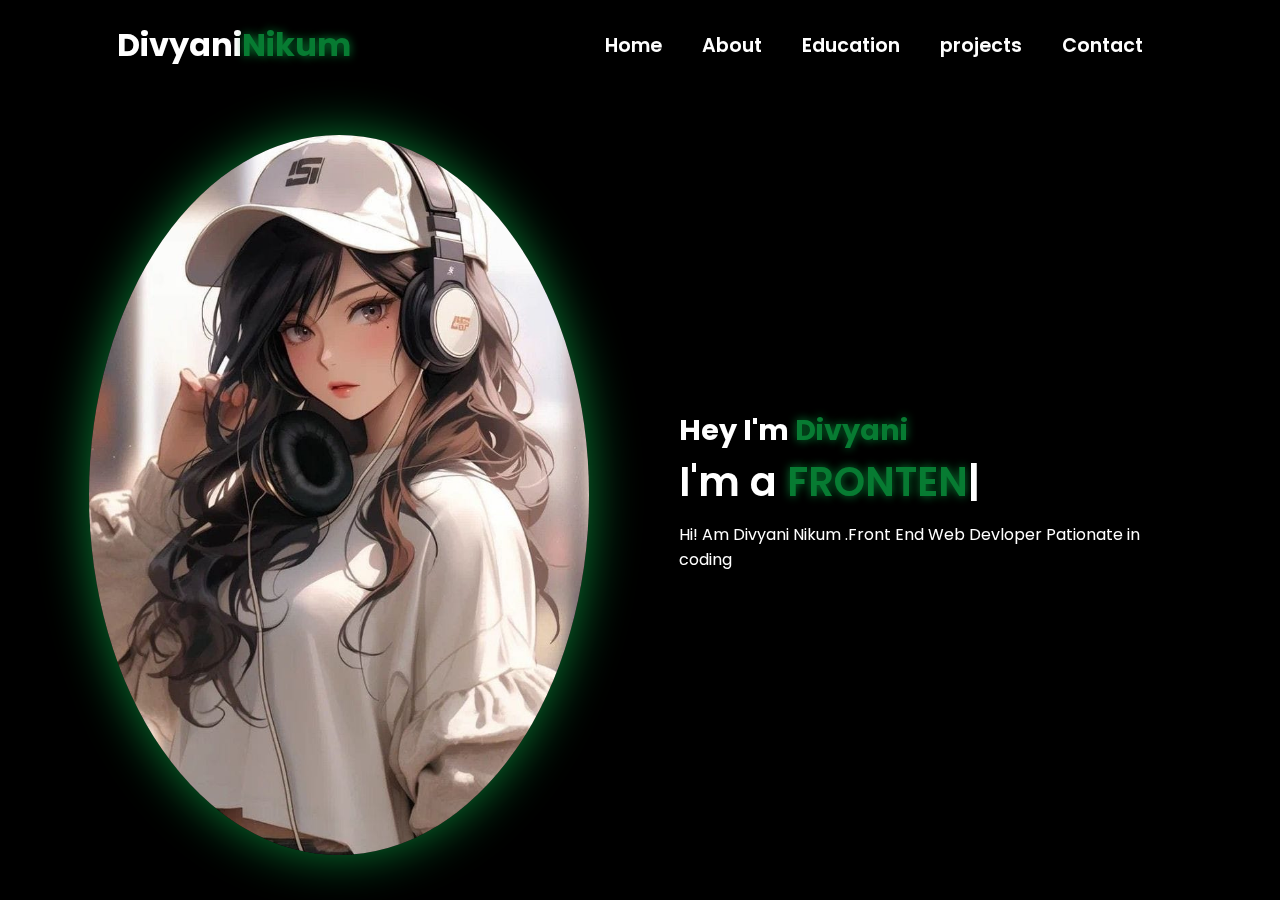
<file: index.html>
<!DOCTYPE html>
<html lang="en">
<head>
    <meta charset="UTF-8">
    <meta name="viewport" content="width=device-width, initial-scale=1.0">
    <link rel="stylesheet" href="https://cdnjs.cloudflare.com/ajax/libs/font-awesome/6.5.1/css/all.min.css">
    <link rel="stylesheet" href="https://unpkg.com/aos@next/dist/aos.css" />
    <link rel="stylesheet" href="st.css">
    <title>potfolio</title>
</head>
<body>
    <nav>
        <div class="nav-container">
            <div class="logo" data-aos="zoom-in" data-aos-duration="1500">
                Divyani<span>Nikum</span>
            </div>
            <div class="links">
                <div class="link" data-aos="fade-up" data-aos-duration="1500" data-aos-delay="100"><a href="index.html">Home</a></div>
                <div class="link" data-aos="fade-up" data-aos-duration="1500" data-aos-delay="200"><a href="Ab.html">About</a></div>
                <div class="link" data-aos="fade-up" data-aos-duration="1500" data-aos-delay="300"><a href="Education.html">Education</a></div>
                <div class="link" data-aos="fade-up" data-aos-duration="1500" data-aos-delay="400"><a href="projects.html">projects</a></div>
                <div class="link" data-aos="fade-up" data-aos-duration="1500" data-aos-delay="500"><a href="contect.html">Contact</a></div>
        </div>
        <i class="fa-solid fa-bars hamburg" onclick="hamburg()"></i>
    </div>
        <div class="dropdown">
            <div class="links">
                <a href="index.html">Home</a>
                <a href="Ab.html">About</a>
                <a href="Education.html">Education</a>
                <a href="projects.html">projects</a>
                <a href="contect.html">Contact</a>
                <i class="fa-solid fa-xmark cancel" onclick="cancel()"></i>
            </div>
        </div>
    </nav>
    <section>
        <div class="main-container">
            <div class="image" data-aos="zoom-out" data-aos-duration="3000">
                <img src="di.jpg" alt="">
            </div>
            <div class="content">
                <h1 data-aos="fade-left" data-aos-duration="1500" data-aos-delay="700">Hey I'm <span>Divyani</span></h1>
                <div class="typewriter" data-aos="fade-right" data-aos-duration="1500" data-aos-delay="900">I'm a <span class="typewriter-text"></span><label for="">|</label></div>
                <p data-aos="flip-down" data-aos-duration="1500" data-aos-delay="1100">Hi! Am Divyani Nikum .Front End Web Devloper Pationate in coding</p>
 
                
                    
              
            </div>
        </div>
    </section>
    <script src="https://unpkg.com/aos@next/dist/aos.js"></script>
    <script>
      AOS.init({offset:0});
    </script>
    <script src="ja.js"></script>
</body>
</html>
</file>
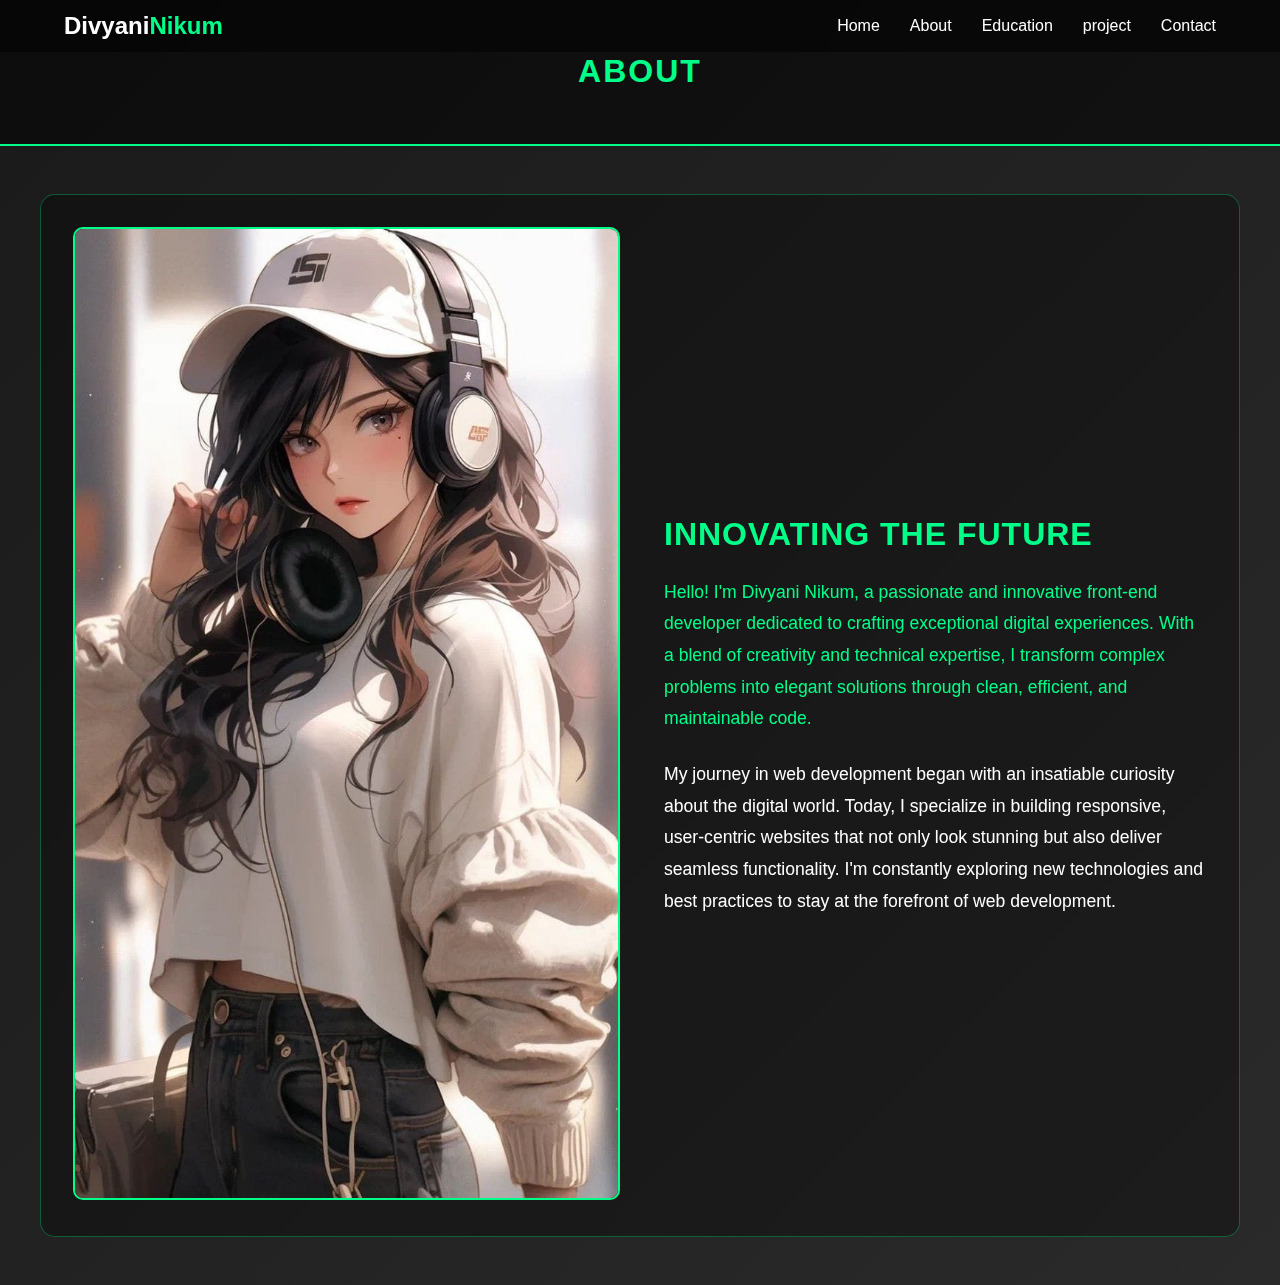
<file: Ab.html>
<!DOCTYPE html>
<html lang="en">
<head>
    <meta charset="UTF-8">
    <meta name="viewport" content="width=device-width, initial-scale=1.0">
    <title>About Us </title>
    <style>
        body {
            margin: 0;
            padding: 0;
            font-family: 'Poppins', sans-serif;
            background: linear-gradient(135deg, #1a1a1a, #2a2a2a);
            color: #fff;
        }

        .header {
            background-color: rgba(0, 0, 0, 0.5);
            padding: 2rem 0;
            text-align: center;
            border-bottom: 2px solid #00ff88;
        }


        
        .header h1 {
            color: #00ff88;
            text-transform: uppercase;
            letter-spacing: 2px;
        }

        .container {
            max-width: 1200px;
            margin: 0 auto;
            padding: 3rem 2rem;
        }

        .about-content {
            display: flex;
            align-items: center;
            gap: 3rem;
            background-color: rgba(0, 0, 0, 0.3);
            padding: 2rem;
            border-radius: 15px;
            border: 1px solid rgba(0, 255, 136, 0.3);
            backdrop-filter: blur(10px);
        }

        .about-image {
            flex: 1;
        }

        .about-image img {
            width: 100%;
            border-radius: 10px;
            border: 2px solid #00ff88;
            transition: transform 0.3s ease;
        }

        .about-image img:hover {
            transform: scale(1.02);
        }

        .about-text {
            flex: 1;
        }

        .about-text h2 {
            color: #00ff88;
            margin-bottom: 1.5rem;
            font-size: 2rem;
            text-transform: uppercase;
            letter-spacing: 1px;
        }

        .about-text p {
            color: #fff;
            line-height: 1.8;
            margin-bottom: 1.5rem;
            font-size: 1.1rem;
        }

        .about-text i {
            color: #00ff88;
            font-style: normal;
        }

        @media (max-width: 768px) {
            .about-content {
                flex-direction: column;
            }
            
            .about-image, .about-text {
                flex: none;
                width: 100%;
            }

            .about-text h2 {
                font-size: 1.5rem;
            }

            .about-text p {
                font-size: 1rem;
            }
        }
        nav {
            width: 100%;
            position: fixed;
            top: 0;
            z-index: 999;
            background-color: rgba(0, 0, 0, 0.5);
            backdrop-filter: blur(10px);
        }

        .nav-container {
            width: 90%;
            margin: auto;
            display: flex;
            justify-content: space-between;
            align-items: center;
            padding: 12px;
        }

        .logo {
            font-size: 1.5rem;
            font-weight: bold;
            color: #fff;
        }

        .logo span {
            color: #00ff88;
        }

        .links {
            display: flex;
            gap: 30px;
        }

        .link a {
            text-decoration: none;
            color: #fff;
            font-weight: 500;
            transition: 0.3s;
        }

        .link a:hover {
            color: #00ff88;
        }

        .hamburg {
            display: none;
            color: #fff;
            font-size: 1.5rem;
            cursor: pointer;
        }

        .dropdown {
            position: fixed;
            top: 0;
            right: -100%;
            width: 100%;
            height: 100vh;
            background-color: rgba(0, 0, 0, 0.9);
            backdrop-filter: blur(10px);
            display: flex;
            justify-content: center;
            align-items: center;
            transition: 0.5s;
        }

        .dropdown .links {
            flex-direction: column;
            align-items: center;
            position: relative;
        }

        .dropdown .links a {
            font-size: 1.5rem;
        }

        .cancel {
            position: absolute;
            top: -100px;
            color: #fff;
            font-size: 1.5rem;
            cursor: pointer;
        }

        @media (max-width: 768px) {
            .nav-container .links {
                display: none;
            }
            .hamburg {
                display: block;
            }
        }
    
    </style>
   
</head>
<body>


    <nav>
        <div class="nav-container">
            <div class="logo" data-aos="zoom-in" data-aos-duration="1500">
                Divyani<span>Nikum</span>
            </div>
            <div class="links">
                <div class="link" data-aos="fade-up" data-aos-duration="1500" data-aos-delay="100"><a href="index.html">Home</a></div>
                <div class="link" data-aos="fade-up" data-aos-duration="1500" data-aos-delay="200"><a href="Ab.html">About</a></div>
                <div class="link" data-aos="fade-up" data-aos-duration="1500" data-aos-delay="300"><a href="Education.html">Education</a></div>
                <div class="link" data-aos="fade-up" data-aos-duration="1500" data-aos-delay="400"><a href="projects.html">project</a></div>
                <div class="link" data-aos="fade-up" data-aos-duration="1500" data-aos-delay="500"><a href="contect.html">Contact</a></div>
            </div>
         
       
    </nav>


    <div class="header">
        <h1>About </h1>
    </div>
    
    <div class="container">
        <div class="about-content">
            <div class="about-image">
                <img src="di.jpg" alt="TechVision Team">
            </div>
            <div class="about-text">
                <h2>Innovating the Future</h2>
                <p><i>
                    Hello! I'm <i>Divyani Nikum</i>, a passionate and innovative front-end developer dedicated to crafting exceptional digital experiences. With a blend of creativity and technical expertise, I transform complex problems into elegant solutions through clean, efficient, and maintainable code.
                </i> </p>
                <p>
                    My journey in web development began with an insatiable curiosity about the digital world. Today, I specialize in building responsive, user-centric websites that not only look stunning but also deliver seamless functionality. I'm constantly exploring new technologies and best practices to stay at the forefront of web development.
                </p>
            </div>
        </div>
    </div>
</body>
</html>
</file>
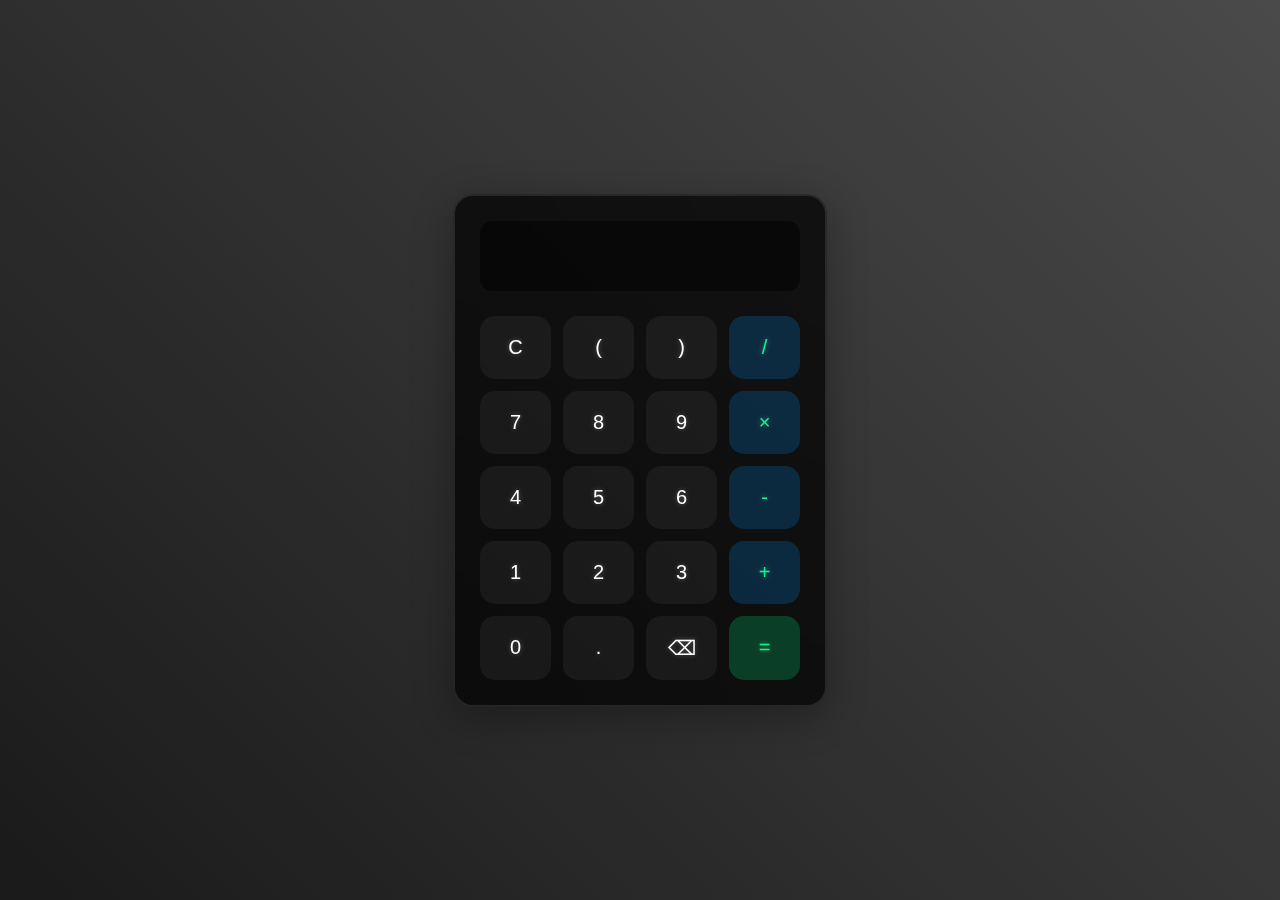
<file: cal.html>
<!DOCTYPE html>
<html lang="en">
<head>
    <meta charset="UTF-8">
    <meta name="viewport" content="width=device-width, initial-scale=1.0">
    <title>Calculadora </title>
    <style>
        body {
            display: flex;
            justify-content: center;
            align-items: center;
            min-height: 100vh;
            margin: 0;
            background: linear-gradient(45deg, #1a1a1a, #4a4a4a);
            font-family: 'Segoe UI', Tahoma, Geneva, Verdana, sans-serif;
        }

        .calculator {
            background: rgba(0, 0, 0, 0.7);
            backdrop-filter: blur(15px);
            border-radius: 20px;
            padding: 25px;
            box-shadow: 0 10px 40px rgba(0, 0, 0, 0.3);
            border: 2px solid rgba(255, 255, 255, 0.1);
            width: 320px;
        }

        .display {
            width: 100%;
            height: 70px;
            margin-bottom: 25px;
            border: none;
            background: rgba(0, 0, 0, 0.5);
            border-radius: 12px;
            color: #00ff88;
            font-size: 28px;
            text-align: right;
            padding: 15px;
            box-sizing: border-box;
            font-family: 'Courier New', monospace;
            text-shadow: 0 0 5px rgba(0, 255, 136, 0.5);
        }

        .buttons {
            display: grid;
            grid-template-columns: repeat(4, 1fr);
            gap: 12px;
        }

        button {
            padding: 20px;
            font-size: 20px;
            border: none;
            border-radius: 15px;
            background: rgba(255, 255, 255, 0.05);
            color: #ffffff;
            cursor: pointer;
            transition: all 0.3s ease;
            text-shadow: 0 0 5px rgba(255, 255, 255, 0.3);
        }

        button:hover {
            background: rgba(255, 255, 255, 0.15);
            transform: translateY(-2px);
            box-shadow: 0 5px 15px rgba(0, 0, 0, 0.3);
        }

        button:active {
            transform: translateY(1px);
        }

        .operator {
            background: rgba(0, 150, 255, 0.2);
            color: #00ff88;
        }

        .equals {
            background: rgba(0, 255, 136, 0.2);
            color: #00ff88;
        }

        button.operator:hover {
            background: rgba(0, 150, 255, 0.3);
        }

        button.equals:hover {
            background: rgba(0, 255, 136, 0.3);
        }
    </style>
</head>
<body>
    <div class="calculator">
        <input type="text" class="display" readonly>
        <div class="buttons">
            <button onclick="clearDisplay()">C</button>
            <button onclick="appendToDisplay('(')">(</button>
            <button onclick="appendToDisplay(')')">)</button>
            <button class="operator" onclick="appendToDisplay('/')">/</button>
            <button onclick="appendToDisplay('7')">7</button>
            <button onclick="appendToDisplay('8')">8</button>
            <button onclick="appendToDisplay('9')">9</button>
            <button class="operator" onclick="appendToDisplay('*')">×</button>
            <button onclick="appendToDisplay('4')">4</button>
            <button onclick="appendToDisplay('5')">5</button>
            <button onclick="appendToDisplay('6')">6</button>
            <button class="operator" onclick="appendToDisplay('-')">-</button>
            <button onclick="appendToDisplay('1')">1</button>
            <button onclick="appendToDisplay('2')">2</button>
            <button onclick="appendToDisplay('3')">3</button>
            <button class="operator" onclick="appendToDisplay('+')">+</button>
            <button onclick="appendToDisplay('0')">0</button>
            <button onclick="appendToDisplay('.')">.</button>
            <button onclick="deleteLastChar()">⌫</button>
            <button class="equals" onclick="calculate()">=</button>
        </div>
    </div>

    <script>
        const display = document.querySelector('.display');

        function appendToDisplay(value) {
            display.value += value;
        }

        function clearDisplay() {
            display.value = '';
        }

        function deleteLastChar() {
            display.value = display.value.slice(0, -1);
        }

        function calculate() {
            try {
                display.value = eval(display.value);
            } catch (error) {
                display.value = 'Error';
            }
        }
    </script>
</body>
</html>
</file>
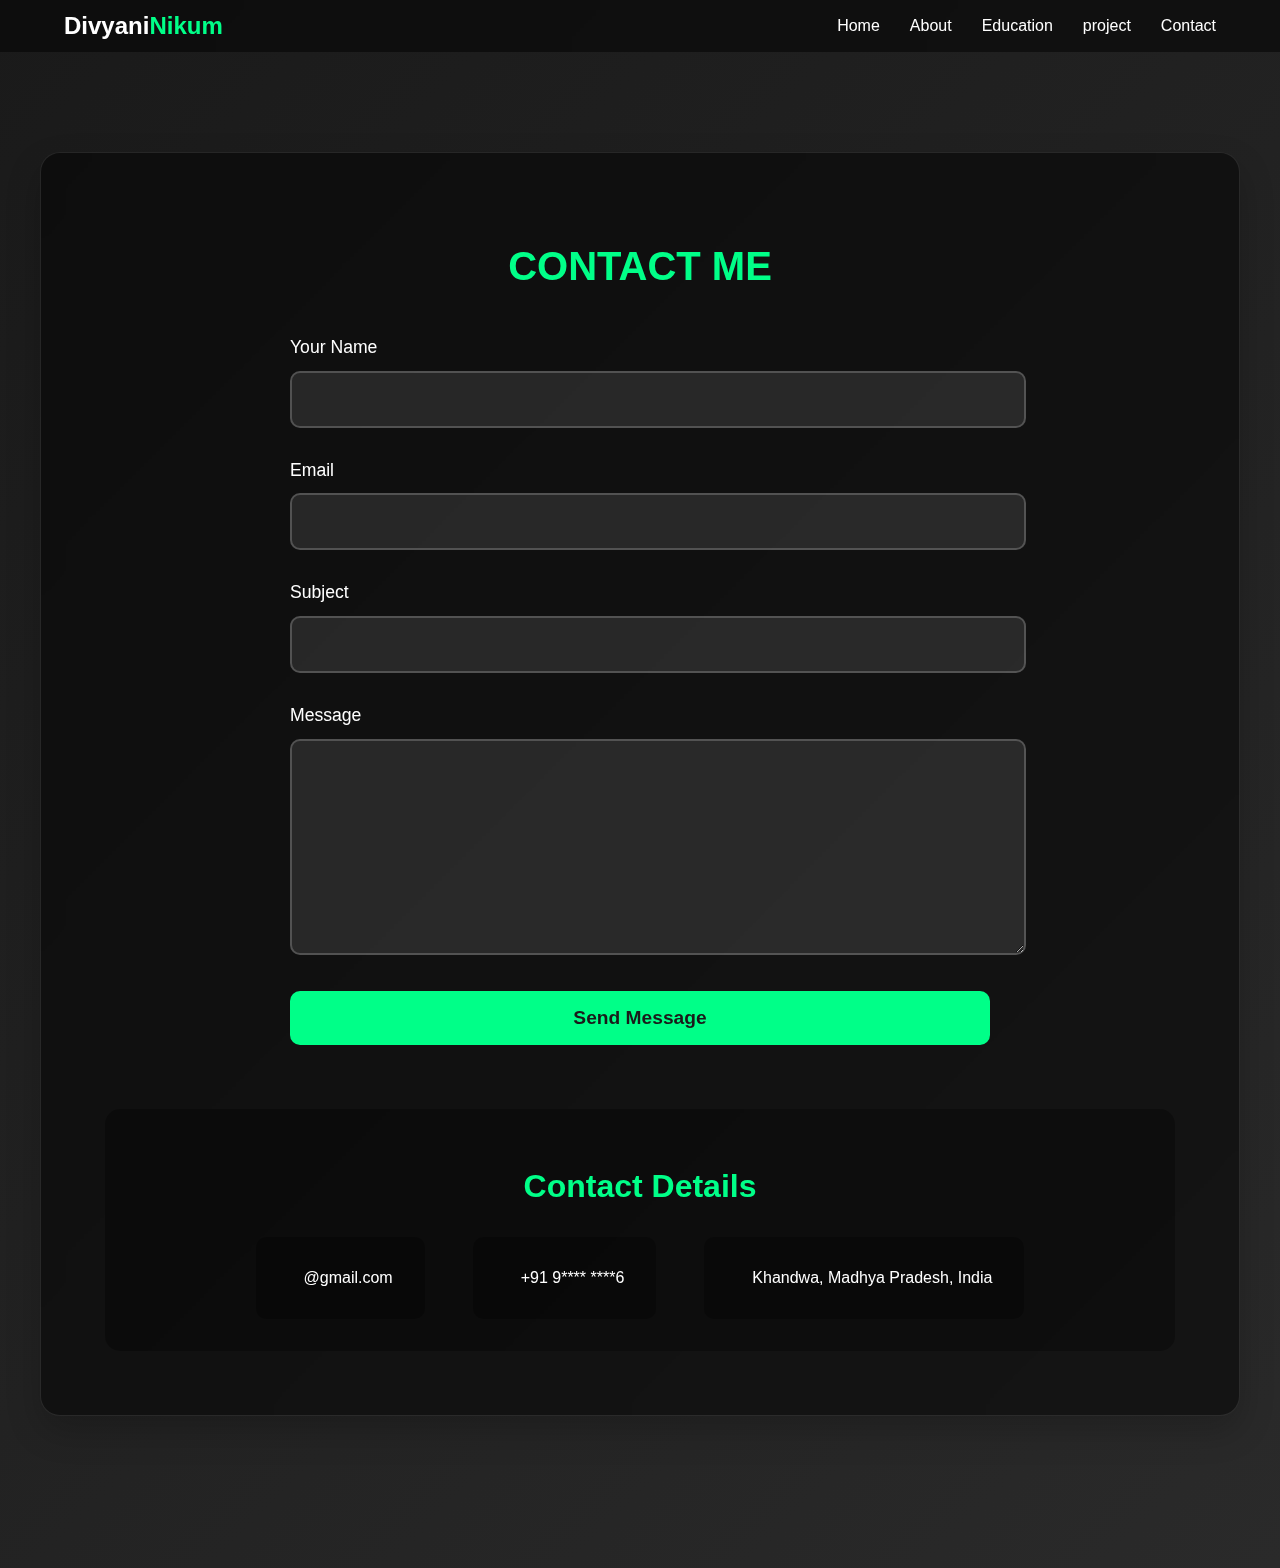
<file: contect.html>
<!DOCTYPE html>
<html lang="en">
<head>
    <meta charset="UTF-8">
    <meta name="viewport" content="width=device-width, initial-scale=1.0">
    <title>Contact | CONTECT</title>
<style>
    body {
        margin: 0;
        padding: 0;
        font-family: 'Poppins', sans-serif;
        background: linear-gradient(135deg, #1a1a1a, #2a2a2a);
        color: #fff;
        min-height: 100vh;
    }

    nav {
        width: 100%;
        position: fixed;
        top: 0;
        z-index: 999;
        background-color: rgba(0, 0, 0, 0.5);
        backdrop-filter: blur(10px);
    }

    .nav-container {
        width: 90%;
        margin: auto;
        display: flex;
        justify-content: space-between;
        align-items: center;
        padding: 12px;
    }

    .logo {
        font-size: 1.5rem;
        font-weight: bold;
        color: #fff;
    }

    .logo span {
        color: #00ff88;
    }

    .links {
        display: flex;
        gap: 30px;
    }

    .link a {
        text-decoration: none;
        color: #fff;
        font-weight: 500;
        transition: 0.3s;
    }

    .link a:hover {
        color: #00ff88;
    }

    .container {
        max-width: 1200px;
        margin: 120px auto;
        padding: 2rem;
    }

    .contact-section {
        background: rgba(0, 0, 0, 0.5);
        border-radius: 20px;
        padding: 4rem;
        backdrop-filter: blur(10px);
        box-shadow: 0 15px 35px rgba(0,0,0,0.2);
        border: 1px solid rgba(255,255,255,0.1);
    }

    h1 {
        color: #00ff88;
        text-align: center;
        font-size: 2.5rem;
        margin-bottom: 3rem;
        text-transform: uppercase;
    }

    .contact-form {
        max-width: 700px;
        margin: 0 auto;
    }

    .form-group {
        margin-bottom: 2rem;
    }

    label {
        display: block;
        margin-bottom: 0.8rem;
        color: #fff;
        font-size: 1.1rem;
        font-weight: 500;
    }

    input, textarea {
        width: 100%;
        padding: 1rem;
        border: 2px solid rgba(255,255,255,0.2);
        border-radius: 10px;
        background: rgba(255, 255, 255, 0.1);
        color: #fff;
        font-size: 1.1rem;
        transition: 0.3s;
    }

    input:focus, textarea:focus {
        border-color: #00ff88;
        outline: none;
        box-shadow: 0 0 15px rgba(0,255,136,0.3);
    }

    textarea {
        height: 180px;
        resize: vertical;
    }

    button {
        display: block;
        width: 100%;
        padding: 1rem;
        background: #00ff88;
        color: #1a1a1a;
        border: none;
        border-radius: 10px;
        font-size: 1.2rem;
        font-weight: bold;
        cursor: pointer;
        transition: 0.3s;
    }

    button:hover {
        background: #fff;
        transform: scale(1.05);
    }

    .contact-info {
        margin-top: 4rem;
        text-align: center;
        padding: 2rem;
        background: rgba(0,0,0,0.3);
        border-radius: 15px;
    }

    .contact-info h2 {
        color: #00ff88;
        margin-bottom: 2rem;
        font-size: 2rem;
    }

    .contact-details {
        display: flex;
        justify-content: center;
        gap: 3rem;
        flex-wrap: wrap;
    }

    .contact-item {
        display: flex;
        align-items: center;
        gap: 1rem;
        padding: 1rem 2rem;
        background: rgba(0,0,0,0.3);
        border-radius: 10px;
        transition: 0.3s;
    }

    .contact-item:hover {
        transform: translateY(-5px);
        background: rgba(0,255,136,0.1);
    }

    .contact-item i {
        color: #00ff88;
        font-size: 1.5rem;
    }

    @media (max-width: 768px) {
        .contact-section {
            padding: 2rem;
        }

        .contact-details {
            flex-direction: column;
            align-items: center;
        }

        h1 {
            font-size: 2rem;
        }

        .container {
            padding: 1rem;
        }
    }
</style>
</head>
<body>
    <header>
        <nav>
            <div class="nav-container">
                <div class="logo" data-aos="zoom-in" data-aos-duration="1500">
                    Divyani<span>Nikum</span>
                </div>
                <div class="links">
                    <div class="link" data-aos="fade-up" data-aos-duration="1500" data-aos-delay="100"><a href="index.html">Home</a></div>
                    <div class="link" data-aos="fade-up" data-aos-duration="1500" data-aos-delay="200"><a href="Ab.html">About</a></div>
                    <div class="link" data-aos="fade-up" data-aos-duration="1500" data-aos-delay="300"><a href="Education.html">Education</a></div>
                    <div class="link" data-aos="fade-up" data-aos-duration="1500" data-aos-delay="400"><a href="projects.html">project</a></div>
                    <div class="link" data-aos="fade-up" data-aos-duration="1500" data-aos-delay="500"><a href="contect.html">Contact</a></div>
                </div>
             
           
        </nav>
    </header>
    <div class="container">
        <div class="contact-section">
            <h1>Contact Me</h1>
            <form class="contact-form">
                <div class="form-group">
                    <label>Your Name</label>
                    <input type="text" required>
                </div>
                <div class="form-group">
                    <label>Email</label>
                    <input type="email" required>
                </div>
                <div class="form-group">
                    <label>Subject</label>
                    <input type="text" required>
                </div>
                <div class="form-group">
                    <label>Message</label>
                    <textarea required></textarea>
                </div>
                <button type="submit">Send Message</button>
            </form>

            <div class="contact-info">
                <h2>Contact Details</h2>
                <div class="contact-details">
                    <div class="contact-item">
                        <i class="fas fa-envelope"></i>
                        <p>@gmail.com</p>
                    </div>
                    <div class="contact-item">
                        <i class="fas fa-phone"></i>
                        <p>+91 9**** ****6</p>
                    </div>
                    <div class="contact-item">
                        <i class="fas fa-map-marker-alt"></i>
                        <p>Khandwa, Madhya Pradesh, India</p>
                    </div>
                </div>
            </div>
        </div>
    </div>
</body>
</html>
</file>
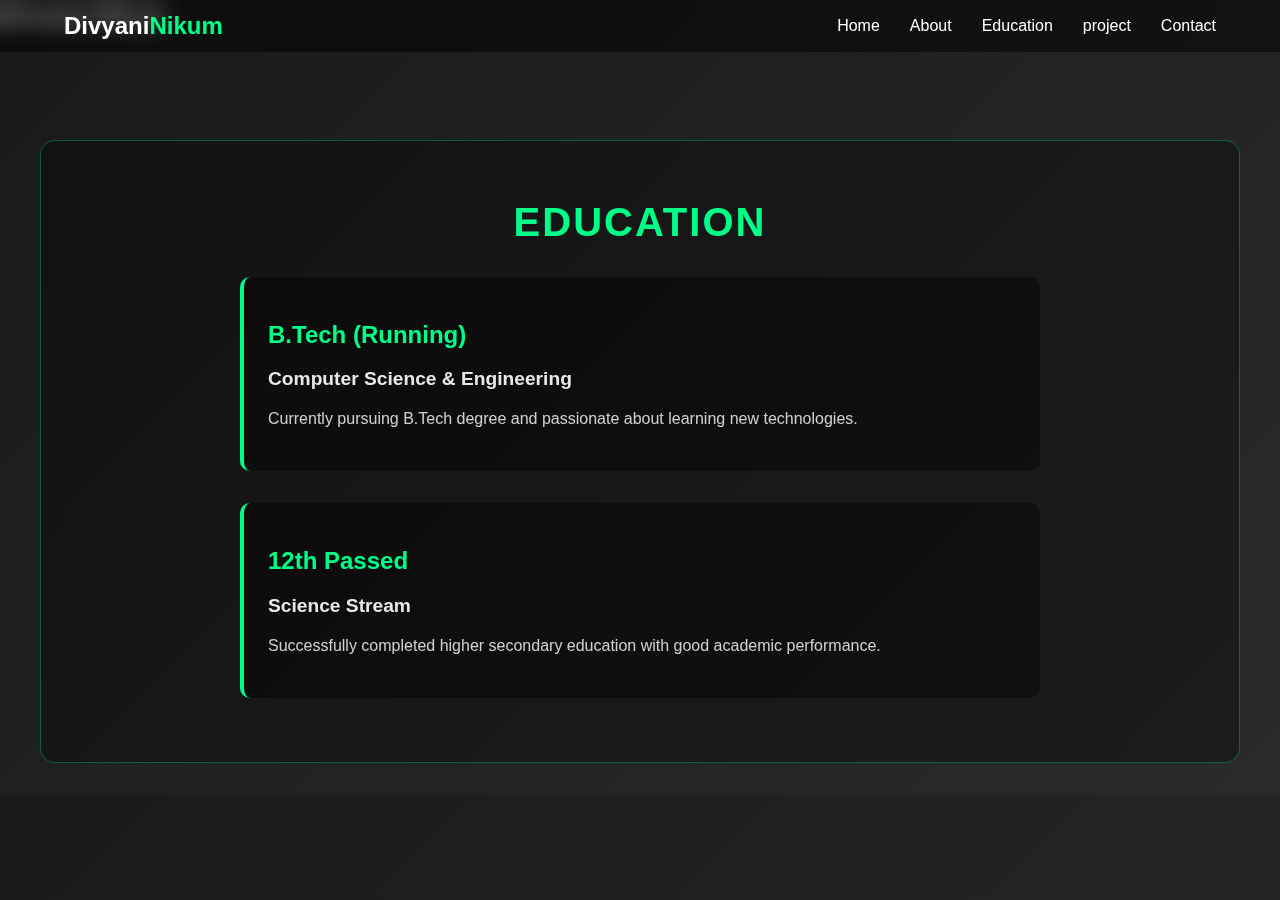
<file: Education.html>
<!DOCTYPE html>
<html lang="en">
<head>
    <meta charset="UTF-8">
    <meta name="viewport" content="width=device-width, initial-scale=1.0">
    <title>Education | </title>
<style>
    body {
        margin: 0;
        padding: 0;
        font-family: 'Poppins', sans-serif;
        background: linear-gradient(135deg, #1a1a1a, #2a2a2a);
        color: #fff;
    }

    nav {
        width: 100%;
        position: fixed;
        top: 0;
        z-index: 999;
        background-color: rgba(0, 0, 0, 0.5);
        backdrop-filter: blur(10px);
    }

    .nav-container {
        width: 90%;
        margin: auto;
        display: flex;
        justify-content: space-between;
        align-items: center;
        padding: 12px;
    }

    .logo {
        font-size: 1.5rem;
        font-weight: bold;
        color: #fff;
    }

    .logo span {
        color: #00ff88;
    }

    .links {
        display: flex;
        gap: 30px;
    }

    .link a {
        text-decoration: none;
        color: #fff;
        font-weight: 500;
        transition: 0.3s;
    }

    .link a:hover {
        color: #00ff88;
    }

    .container {
        max-width: 1200px;
        margin: 80px auto 0;
        padding: 2rem;
    }

    .education-section {
        background-color: rgba(0, 0, 0, 0.3);
        padding: 2rem;
        border-radius: 15px;
        border: 1px solid rgba(0, 255, 136, 0.3);
        backdrop-filter: blur(10px);
    }

    .education-section h1 {
        color: #00ff88;
        text-align: center;
        font-size: 2.5rem;
        margin-bottom: 2rem;
        text-transform: uppercase;
        letter-spacing: 2px;
    }

    .education-timeline {
        position: relative;
        max-width: 800px;
        margin: 0 auto;
    }

    .timeline-item {
        background: rgba(0, 0, 0, 0.4);
        padding: 1.5rem;
        border-radius: 10px;
        margin-bottom: 2rem;
        border-left: 4px solid #00ff88;
        transition: transform 0.3s ease;
    }

    .timeline-item:hover {
        transform: translateX(10px);
    }

    .timeline-item h2 {
        color: #00ff88;
        margin-bottom: 0.5rem;
        font-size: 1.5rem;
    }

    .timeline-item h3 {
        color: #fff;
        margin-bottom: 1rem;
        font-size: 1.2rem;
        opacity: 0.9;
    }

    .timeline-item p {
        color: #fff;
        line-height: 1.6;
        opacity: 0.8;
    }

    @media (max-width: 768px) {
        .nav-container .links {
            display: none;
        }
        
        .education-section h1 {
            font-size: 2rem;
        }
        
        .timeline-item {
            padding: 1rem;
        }
        
        .timeline-item h2 {
            font-size: 1.3rem;
        }
        
        .timeline-item h3 {
            font-size: 1.1rem;
        }
    }
</style>
</head>
<body>
    <header>
        <a href="" class="logo"><i>Divyani Nikum</i></a>
        <nav>
            <div class="nav-container">
                <div class="logo" data-aos="zoom-in" data-aos-duration="1500">
                    Divyani<span>Nikum</span>
                </div>
                <div class="links">
                    <div class="link" data-aos="fade-up" data-aos-duration="1500" data-aos-delay="100"><a href="index.html">Home</a></div>
                    <div class="link" data-aos="fade-up" data-aos-duration="1500" data-aos-delay="200"><a href="Ab.html">About</a></div>
                    <div class="link" data-aos="fade-up" data-aos-duration="1500" data-aos-delay="300"><a href="Education.html">Education</a></div>
                    <div class="link" data-aos="fade-up" data-aos-duration="1500" data-aos-delay="400"><a href="projects.html">project</a></div>
                    <div class="link" data-aos="fade-up" data-aos-duration="1500" data-aos-delay="500"><a href="contect.html">Contact</a></div>
                </div>
             
           
        </nav>
    </header>
    <div class="container">
        <div class="education-section">
            <h1>Education</h1>
            
            <div class="education-timeline">
                <div class="timeline-item">
                    <h2>B.Tech (Running)</h2>
                    <h3>Computer Science & Engineering</h3>
                    <p>Currently pursuing B.Tech degree and passionate about learning new technologies.</p>
                </div>

                <div class="timeline-item">
                    <h2>12th Passed</h2>
                    <h3>Science Stream</h3>
                    <p>Successfully completed higher secondary education with good academic performance.</p>
                </div>
            
        </div>
    </div>
</body>
</html>
</file>
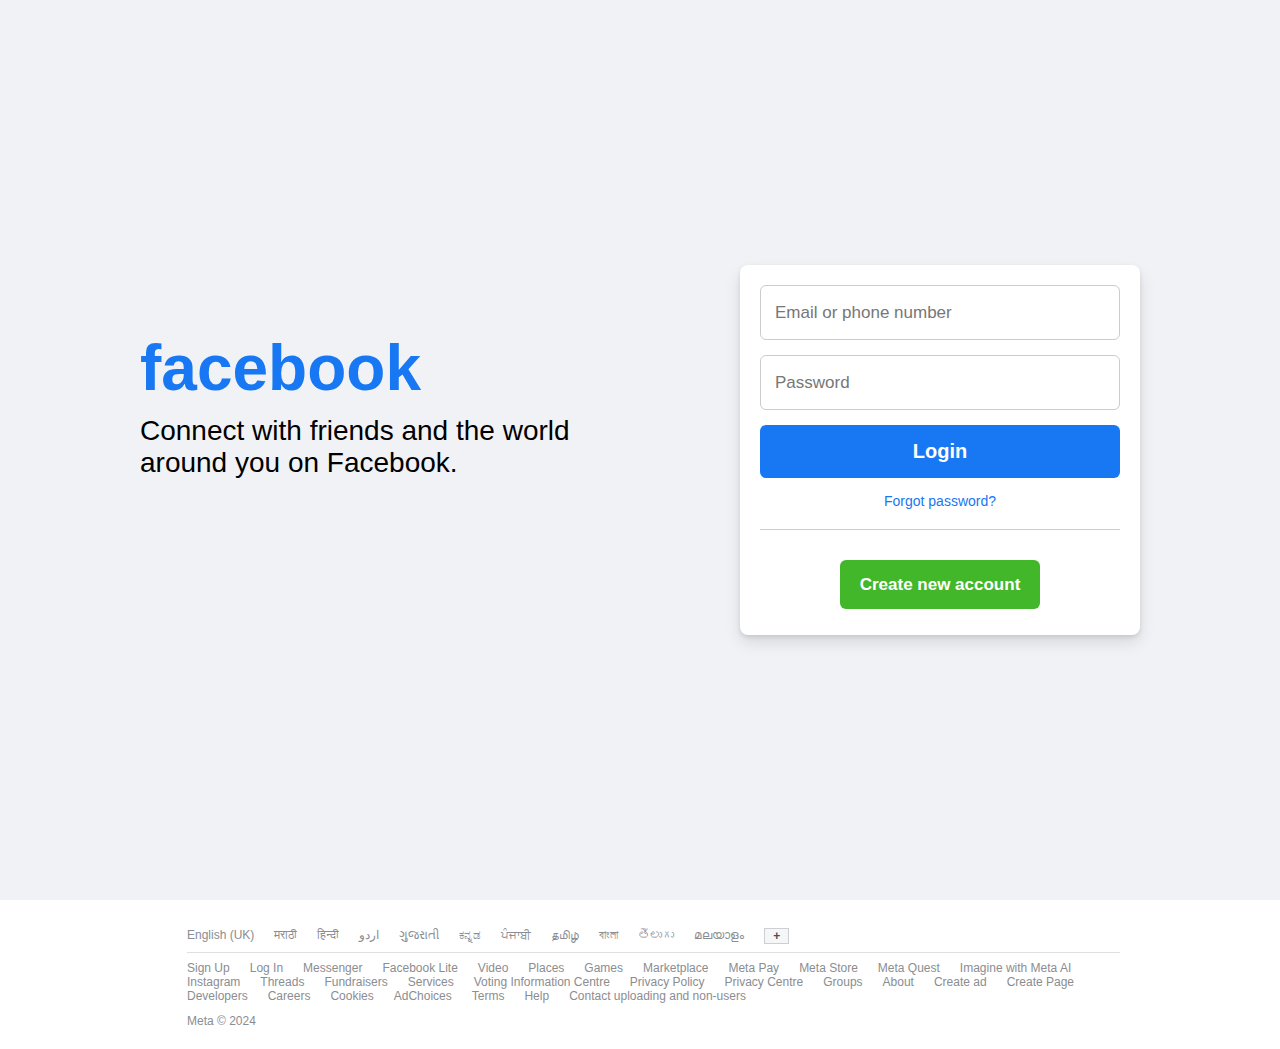
<file: face.html>
<!DOCTYPE html>
<html lang="en">
<head>
    <meta charset="UTF-8">
    <meta name="viewport" content="width=device-width, initial-scale=1.0">
    <title>Facebook</title><style>

        * {
            margin: 0;
            padding: 0;
            box-sizing: border-box;
            font-family: "Roboto", sans-serif;
        }
        
        .res {
            display: flex;
            align-items: center;
        }
        
        .row {
            padding: 0 15px;
            min-height: 100vh;
            justify-content: center;
            background: #f0f2f5;
        }
        
        .fb-form {
            justify-content: space-between;
            max-width: 1000px;
            width: 100%;
        }
        
        .fb-form .card {
            margin-bottom: 90px;
        }
        
        .fb-form h1 {
            color: #1877f2;
            font-size: 4rem;
            margin-bottom: 10px;
        }
        
        .fb-form p {
            font-size: 1.75rem;
            white-space: nowrap;
        }
        
        form {
            display: flex;
            flex-direction: column;
            background: #fff;
            border-radius: 8px;
            padding: 20px;
            box-shadow: 0 2px 4px rgba(0, 0, 0, 0.1), 0 8px 16px rgba(0, 0, 0, 0.1);
            max-width: 400px;
            width: 100%;
        }
        
        form input {
            height: 55px;
            width: 100%;
            border: 1px solid #ccc;
            border-radius: 6px;
            margin-bottom: 15px;
            font-size: 1rem;
            padding: 0 14px;
        }
        
        form input:focus {
            outline: none;
            border-color: #1877f2;
        }
        
        ::placeholder {
            color: #777;
            font-size: 1.063rem;
        }
        
        .fb-submit {
            display: flex;
            flex-direction: column;
            text-align: center;
            gap: 15px;
        }
        
        .fb-submit .login {
            border: none;
            outline: none;
            cursor: pointer;
            background: #1877f2;
            padding: 15px 0;
            border-radius: 6px;
            color: #fff;
            font-size: 1.25rem;
            font-weight: 600;
            transition: 0.2s ease;
        }
        
        .fb-submit .login:hover {
            background: #0d65d9;
        }
        
        form a {
            text-decoration: none;
        }
        
        .fb-submit .forgot {
            color: #1877f2;
            font-size: 0.875rem;
        }
        
        .fb-submit .forgot:hover {
            text-decoration: underline;
        }
        
        hr {
            border: none;
            height: 1px;
            background-color: #ccc;
            margin-bottom: 20px;
            margin-top: 20px;
        }
        
        .button {
            margin-top: 25px;
            text-align: center;
            margin-bottom: 20px;
        }
        
        .button a {
            padding: 15px 20px;
            background: #42b72a;
            border-radius: 6px;
            color: #fff;
            font-size: 1.063rem;
            font-weight: 600;
            transition: 0.2s ease;
        }
        
        .button a:hover {
            background: #3ba626;
        }
        
        .footer-langs {
            max-width: 1000px;
            margin: 0 auto;
            padding: 20px;
        }
        
        footer ol {
            display: flex;
            flex-wrap: wrap;
            list-style-type: none;
            padding: 8px 0;
        
            margin-left: 3vh;
        }
        
        footer ol:first-child {
            border-bottom: 1px solid #dddfe2;
        }
        
        footer ol:first-child li:last-child button {
            background-color: #f5f6f7;
            border: 1px solid #ccd0d5;
            outline: none;
            color: #4b4f56;
            padding: 0 8px;
            font-weight: 700;
            font-size: 12px;
        }
        
        footer ol li {
            padding-right: 20px;
            font-size: 12px;
            color: #8a8d91;
        }
        
        footer ol li a {
            text-decoration: none;
            color: #8a8d91;
        }
        
        footer ol li a:hover {
            text-decoration: underline;
        }
        
        footer small {
            font-size: 12px;
            color: #8a8d91;
            margin-left: 3vh;
        }
        
        @media (max-width: 900px) {
            .fb-form {
                flex-direction: column;
                text-align: center;
            }
        
            .fb-form .card {
                margin-bottom: 30px;
            }
        }
        
        @media (max-width: 460px) {
            .fb-form h1 {
                font-size: 3.5rem;
            }
        
            .fb-form p {
                font-size: 1.3rem;
            }
        
            form {
                padding: 15px;
            }
        }</style>

    

<body>
    <div class="row res">
        <div class="fb-form res">
            <div class="card">
                <h1>facebook</h1>
                <p>Connect with friends and the world </p>
                <p> around you on Facebook.</p>
            </div>
            <form action="#">
                <input type="email" placeholder="Email or phone number"
                    required>
                <input type="password" placeholder="Password" required>
                <div class="fb-submit">
                    <button type="submit" class="login">Login</button>
                    <a href="#" class="forgot">Forgot password?</a>
                </div>
                <hr>
                <div class="button">
                    <a href="#">Create new account</a>
                </div>
            </form>
        </div>
    </div>
    <footer>
        <div class="footer-langs">
            <ol>
                <li>English (UK)</li>
                <li><a href="#">मराठी</a></li>
                <li><a href="#">हिन्दी</a></li>
                <li><a href="#">اردو</a></li>
                <li><a href="#">ગુજરાતી</a></li>
                <li><a href="#">ಕನ್ನಡ</a></li>
                <li><a href="#">ਪੰਜਾਬੀ</a></li>
                <li><a href="#">தமிழ்</a></li>
                <li><a href="#">বাংলা</a></li>
                <li><a href="#">తెలుగు</a></li>
                <li><a href="#">മലയാളം</a></li>
                <li><button>+</button></li>
            </ol>
            <ol>
                <li><a href="#">Sign Up</a></li>
                <li><a href="#">Log In </a></li>
                <li><a href="#">Messenger</a></li>
                <li><a href="#">Facebook Lite</a></li>
                <li><a href="#">Video</a></li>
                <li><a href="#">Places</a></li>
                <li><a href="#">Games</a></li>
                <li><a href="#">Marketplace</a></li>
                <li><a href="#">Meta Pay</a></li>
                <li><a href="#">Meta Store</a></li>
                <li><a href="#">Meta Quest</a></li>
                <li><a href="#">Imagine with Meta AI</a></li>
                <li><a href="#">Instagram</a></li>
                <li><a href="#">Threads</a></li>
                <li><a href="#">Fundraisers</a></li>
                <li><a href="#">Services</a></li>
                <li><a href="#">Voting Information Centre</a></li>
                <li><a href="#">Privacy Policy</a></li>
                <li><a href="#">Privacy Centre</a></li>
                <li><a href="#">Groups</a></li>
                <li><a href="#">About</a></li>
                <li><a href="#">Create ad</a></li>
                <li><a href="#">Create Page</a></li>
                <li><a href="#">Developers</a></li>
                <li><a href="#">Careers</a></li>
                <li><a href="#">Cookies</a></li>
                <li><a href="#">AdChoices</a></li>
                <li><a href="#">Terms</a></li>
                <li><a href="#">Help</a></li>
                <li><a href="#">Contact uploading and non-users</a></li>
            </ol>
            <small>Meta © 2024</small>
        </div>
    </footer>
</body>

</html>
</file>
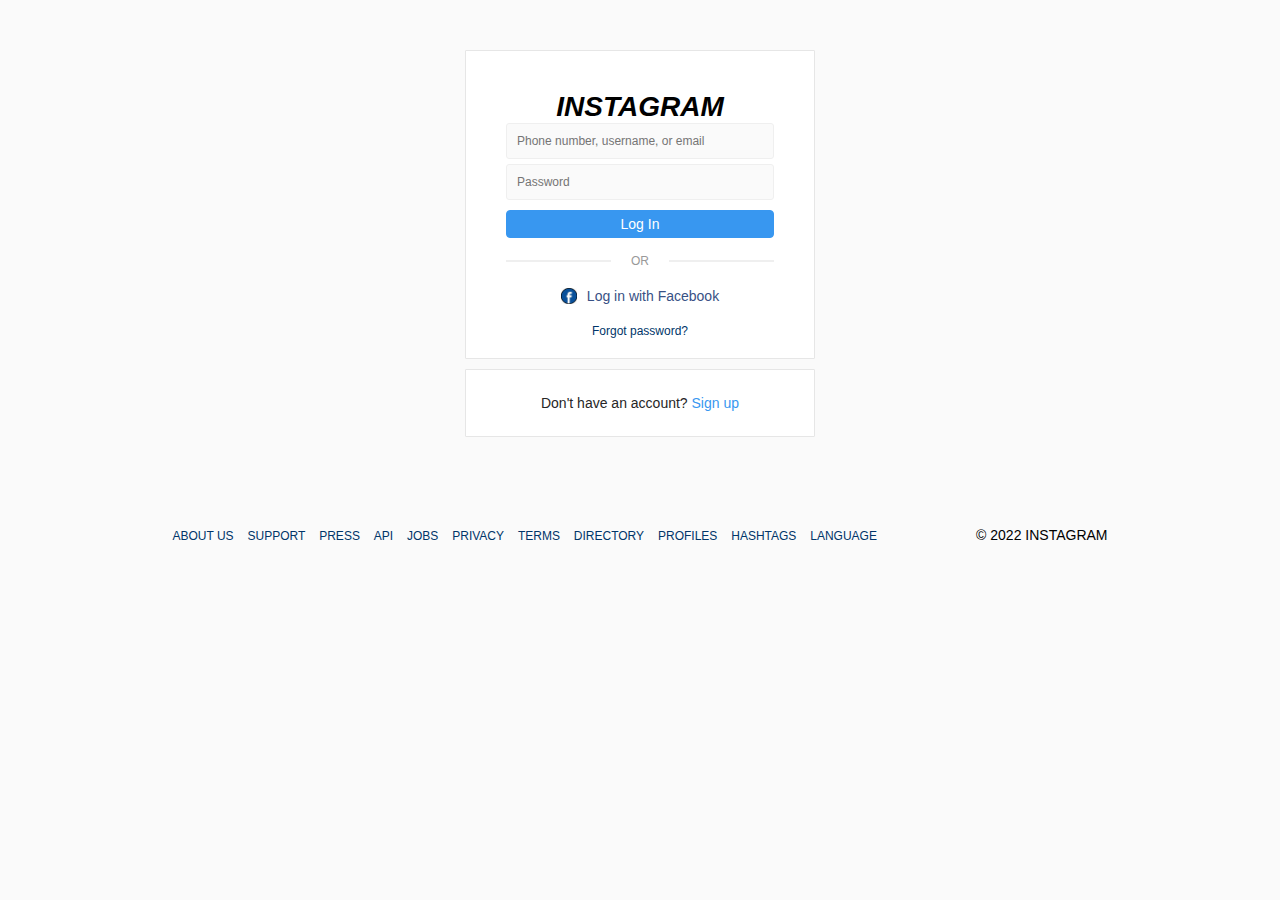
<file: ins.html>
<!DOCTYPE html>
<html lang="en">
<head>
    <meta charset="UTF-8">
    <meta name="viewport" content="width=device-width, initial-scale=1.0">
    <title>Document</title>
    <style>
        *{
	margin: 0;
	padding: 0;
	box-sizing: border-box;
	outline: none;
	list-style: none;
	text-decoration: none;
	font-family: 'Roboto', sans-serif;
}

body{
	background: #fafafa;
	font-size: 14px;
}

.wrapper .header{
	max-width: 350px;
	width: 100%;
	height: auto;
	margin: 50px auto;
}

.wrapper .header .top,
.wrapper .signup{
	background: #fff;
    border: 1px solid #e6e6e6;
    border-radius: 1px;
    padding: 40px 40px 20px;
}

.wrapper .header .logo img{
	display: block;
	margin: 0 auto 35px;
}

.wrapper .header .form .input_field{
	margin-bottom: 5px;
}

.wrapper .header .form .input_field .input{
	width: 100%;
	background: #fafafa;
	border: 1px solid #efefef;
	font-size: 12px;
	border-radius: 3px;
	color: #262626;
	padding: 10px;
}

.wrapper .header .form .input_field .input:focus{
	border: 1px solid #b2b2b2;
}

.wrapper .header .form .btn{
	margin: 10px 0;
	background-color: #3897f0;
    border: 1px solid #3897f0;
    border-radius: 4px;
    text-align: center;
    padding: 5px;
}

.wrapper .header .form .btn a{
	color: #fff;
	display: block;
}

.wrapper .header .or{
	display: flex;
	justify-content: space-between;
	align-items: center;
	height: 15px;
	margin: 15px 0 20px;
}

.wrapper .header .or .line{
	width: 105px;
	height: 2px;
	background: #efefef
}

.wrapper .header .or p{
	color: #999;
	font-size: 12px;
}

.wrapper .dif .fb{
	display: flex;
	justify-content: center;
	align-items: center;
}

.wrapper .dif .fb img{
	width: 16px;
	height: 16px;
}

.wrapper .dif  .fb p{
	color: #385185;
	font-weight: 500;
	margin-left: 10px;
}

.wrapper .dif .forgot{
	font-size: 12px;
	text-align: center;
	margin-top: 20px;
}

.wrapper .dif .forgot a{
	color: #003569;
}

.wrapper .signup{
	margin: 10px 0 20px;
	padding: 25px 40px;
	text-align: center;
	color: #262626;
}

.wrapper .signup a{
	color: #3897f0;
}

.wrapper .apps{
	text-align: center;
	color: #262626;
}

.wrapper .apps p{
	margin-bottom: 20px;
}

.wrapper .apps a img{
	width: 135px;
	height: 40px;
	margin: 0 5px;
}

.footer{
	max-width: 935px;
	width: 100%;
	margin: 0 auto;
	padding: 40px 0;
	display: flex;
	justify-content: space-between;
}

.footer .links ul li{
	display: inline-block;
	margin-right: 10px;
}

.footer .links ul li a{
	color: #003569;
	font-size: 12px;
}
.logo1{
	justify-content: center;
	text-align: center;
}
    </style>
</head>
<body>
    
<div class="wrapper">
	<div class="header">
		<div class="top">
			<div class="logo1">
				<h1><i><b>INSTAGRAM</b></i></h1>
			</div>
			<div class="form">
				<div class="input_field">
					<input type="text" placeholder="Phone number, username, or email" class="input">
				</div>
				<div class="input_field">
					<input type="password" placeholder="Password" class="input">
				</div>
				<div class="btn"><a href="#">Log In</a></div>
			</div>
			<div class="or">
				<div class="line"></div>
				<p>OR</p>
				<div class="line"></div>
			</div>
			<div class="dif">
				<div class="fb">
					<img src="th.png" alt="facebook">
					<p>Log in with Facebook</p>
				</div>
				<div class="forgot">
					<a href="#">Forgot password?</a>
				</div>
			</div>
		</div>
		<div class="signup">
			<p>Don't have an account? <a href="#">Sign up</a></p>
		</div>
		</div>
	</div>
	<div class="footer">
		<div class="links">
			<ul>
				<li><a href="#">ABOUT US</a></li>
				<li><a href="#">SUPPORT</a></li>
				<li><a href="#">PRESS</a></li>
				<li><a href="#">API</a></li>
				<li><a href="#">JOBS</a></li>
				<li><a href="#">PRIVACY</a></li>
				<li><a href="#">TERMS</a></li>
				<li><a href="#">DIRECTORY</a></li>
				<li><a href="#">PROFILES</a></li>
				<li><a href="#">HASHTAGS</a></li>
				<li><a href="#">LANGUAGE</a></li>
			</ul>
		</div>
		<div class="copyright">
			© 2022 INSTAGRAM
		</div>
	</div>
</div>
</body>
</html>
</file>
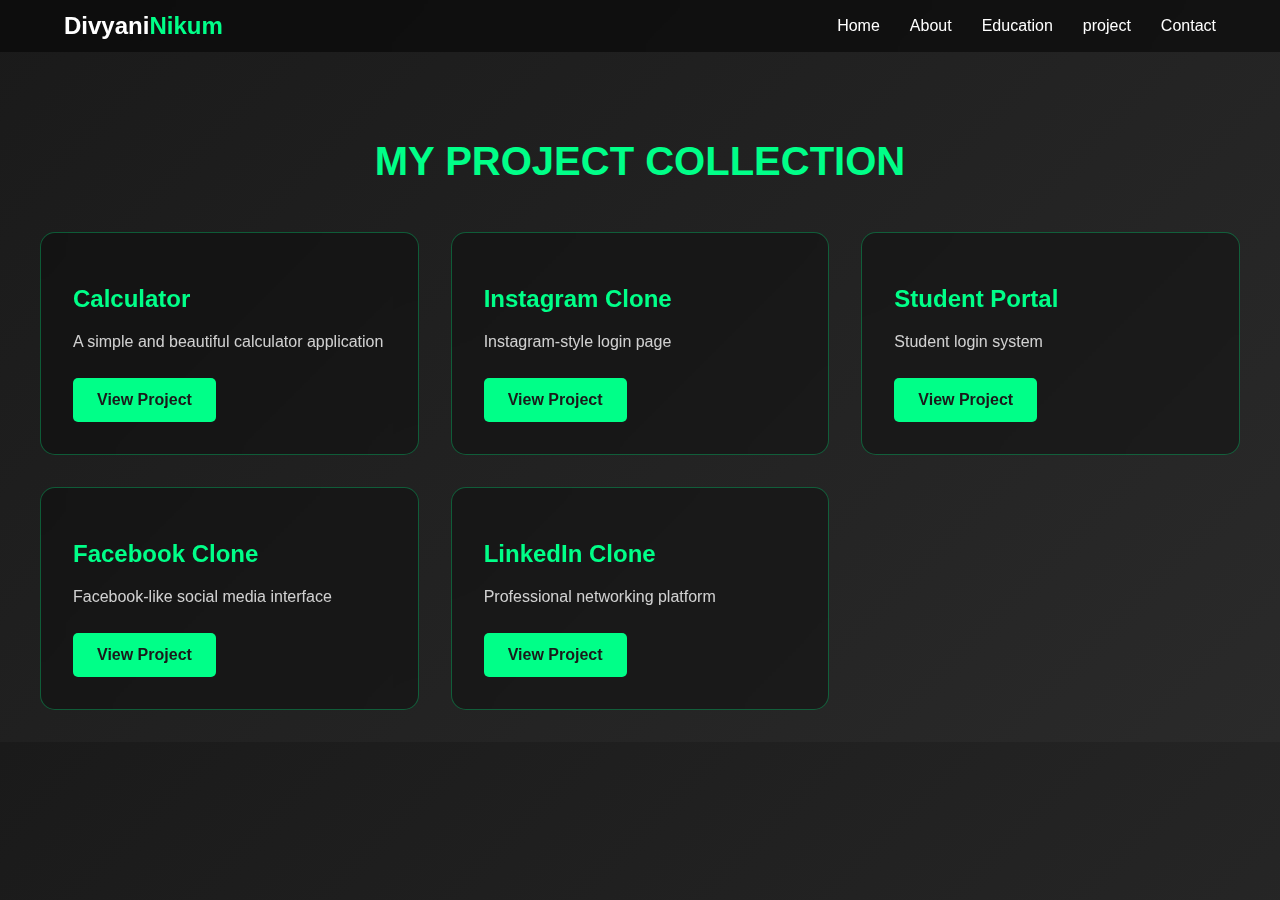
<file: projects.html>
<!DOCTYPE html>
<html lang="en">
<head>
    <meta charset="UTF-8">
    <meta name="viewport" content="width=device-width, initial-scale=1.0">
    <title>My Projects</title>
<style>
    body {
        margin: 0;
        padding: 0;
        font-family: 'Poppins', sans-serif;
        background: linear-gradient(135deg, #1a1a1a, #2a2a2a);
        color: #fff;
    }

    nav {
        width: 100%;
        position: fixed;
        top: 0;
        z-index: 999;
        background-color: rgba(0, 0, 0, 0.5);
        backdrop-filter: blur(10px);
    }

    .nav-container {
        width: 90%;
        margin: auto;
        display: flex;
        justify-content: space-between;
        align-items: center;
        padding: 12px;
    }

    .logo {
        font-size: 1.5rem;
        font-weight: bold;
        color: #fff;
    }

    .logo span {
        color: #00ff88;
    }

    .container {
        max-width: 1200px;
        margin: 80px auto 0;
        padding: 2rem;
    }

    h1 {
        color: #00ff88;
        text-align: center;
        font-size: 2.5rem;
        margin-bottom: 3rem;
        text-transform: uppercase;
    }

    .projects-grid {
        display: grid;
        grid-template-columns: repeat(auto-fit, minmax(300px, 1fr));
        gap: 2rem;
    }

    .project-card {
        background: rgba(0, 0, 0, 0.3);
        padding: 2rem;
        border-radius: 15px;
        border: 1px solid rgba(0, 255, 136, 0.3);
        backdrop-filter: blur(10px);
        transition: transform 0.3s ease;
    }

    .project-card:hover {
        transform: translateY(-10px);
    }

    .project-card h2 {
        color: #00ff88;
        margin-bottom: 1rem;
        font-size: 1.5rem;
    }

    .project-card p {
        color: #fff;
        margin-bottom: 1.5rem;
        opacity: 0.8;
        line-height: 1.6;
    }

    .project-card a {
        display: inline-block;
        padding: 0.8rem 1.5rem;
        background: #00ff88;
        color: #1a1a1a;
        text-decoration: none;
        border-radius: 5px;
        font-weight: bold;
        transition: all 0.3s ease;
    }

    .project-card a:hover {
        background: #fff;
        transform: scale(1.05);
    }

    @media (max-width: 768px) {
        .projects-grid {
            grid-template-columns: 1fr;
        }

        h1 {
            font-size: 2rem;
        }

        .project-card {
            padding: 1.5rem;
        }
    }
    
        nav {
            width: 100%;
            position: fixed;
            top: 0;
            z-index: 999;
            background-color: rgba(0, 0, 0, 0.5);
            backdrop-filter: blur(10px);
        }

        .nav-container {
            width: 90%;
            margin: auto;
            display: flex;
            justify-content: space-between;
            align-items: center;
            padding: 12px;
        }

        .logo {
            font-size: 1.5rem;
            font-weight: bold;
            color: #fff;
        }

        .logo span {
            color: #00ff88;
        }

        .links {
            display: flex;
            gap: 30px;
        }

        .link a {
            text-decoration: none;
            color: #fff;
            font-weight: 500;
            transition: 0.3s;
        }

        .link a:hover {
            color: #00ff88;
        }

        .hamburg {
            display: none;
            color: #fff;
            font-size: 1.5rem;
            cursor: pointer;
        }

        .dropdown {
            position: fixed;
            top: 0;
            right: -100%;
            width: 100%;
            height: 100vh;
            background-color: rgba(0, 0, 0, 0.9);
            backdrop-filter: blur(10px);
            display: flex;
            justify-content: center;
            align-items: center;
            transition: 0.5s;
        }

        .dropdown .links {
            flex-direction: column;
            align-items: center;
            position: relative;
        }

        .dropdown .links a {
            font-size: 1.5rem;
        }

        .cancel {
            position: absolute;
            top: -100px;
            color: #fff;
            font-size: 1.5rem;
            cursor: pointer;
        }

        @media (max-width: 768px) {
            .nav-container .links {
                display: none;
            }
            .hamburg {
                display: block;
            }
        }
</style>
</head>
<body><header>
    
</header>
    <nav>
    <div class="nav-container">
        <div class="logo" data-aos="zoom-in" data-aos-duration="1500">
            Divyani<span>Nikum</span>
        </div>
        <div class="links">
            <div class="link" data-aos="fade-up" data-aos-duration="1500" data-aos-delay="100"><a href="index.html">Home</a></div>
            <div class="link" data-aos="fade-up" data-aos-duration="1500" data-aos-delay="200"><a href="Ab.html">About</a></div>
            <div class="link" data-aos="fade-up" data-aos-duration="1500" data-aos-delay="300"><a href="Education.html">Education</a></div>
            <div class="link" data-aos="fade-up" data-aos-duration="1500" data-aos-delay="400"><a href="projects.html">project</a></div>
            <div class="link" data-aos="fade-up" data-aos-duration="1500" data-aos-delay="500"><a href="contect.html">Contact</a></div>
        </div>
     
    </header>
</nav>
    <div class="container">
        <h1>My Project Collection</h1>
        
        <div class="projects-grid">
            <div class="project-card">
                <h2>Calculator</h2>
                <p>A simple and beautiful calculator application</p>
                <a href="cal.html">View Project</a>
            </div>
            
            <div class="project-card">
                <h2>Instagram Clone</h2>
                <p>Instagram-style login page</p>
                <a href="ins.html">View Project</a>
            </div>
            
           
            
            <div class="project-card">
                <h2>Student Portal</h2>
                <p>Student login system</p>
                <a href="STU.HTML">View Project</a>
            </div>

            <div class="project-card">
                <h2>Facebook Clone</h2>
                <p>Facebook-like social media interface</p>
                <a href="face.html">View Project</a>
            </div>

            <div class="project-card">
                <h2>LinkedIn Clone</h2>
                <p>Professional networking platform</p>
                <a href="Lin.html">View Project</a>
            </div>
        </div>
    </div>
</body>
</html>
</file>
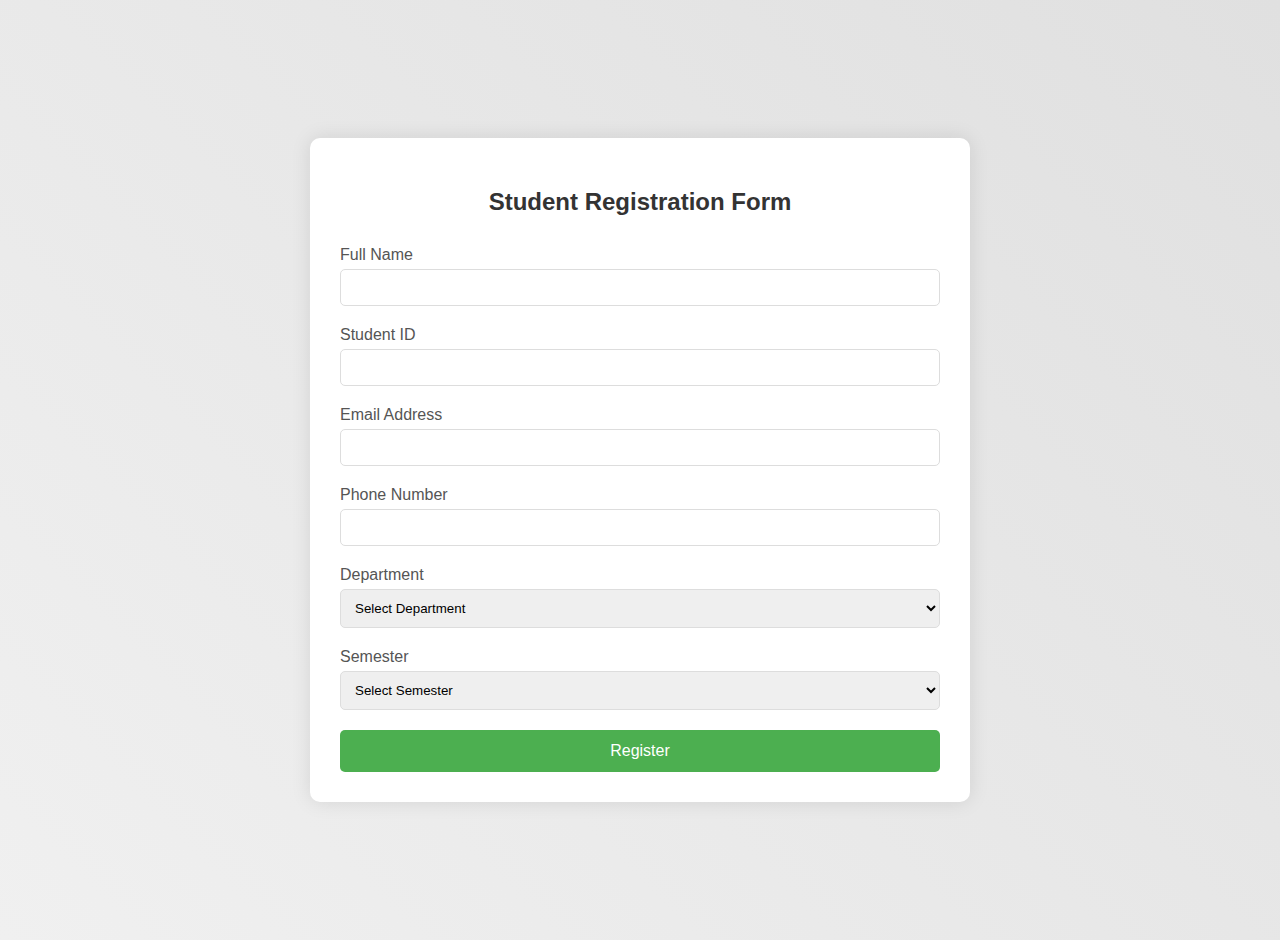
<file: STU.HTML>
<!DOCTYPE html>
<html lang="en">
<head>
    <meta charset="UTF-8">
    <meta name="viewport" content="width=device-width, initial-scale=1.0">
    <title>Student Registration Form</title>
    <style>
        body {
            font-family: Arial, sans-serif;
            background: linear-gradient(45deg, #f0f0f0, #e0e0e0);
            margin: 0;
            padding: 20px;
            display: flex;
            justify-content: center;
            align-items: center;
            min-height: 100vh;
        }

        .container {
            background: white;
            padding: 30px;
            border-radius: 10px;
            box-shadow: 0 0 20px rgba(0, 0, 0, 0.1);
            width: 100%;
            max-width: 600px;
        }

        h2 {
            text-align: center;
            color: #333;
            margin-bottom: 30px;
        }

        .form-group {
            margin-bottom: 20px;
        }

        label {
            display: block;
            margin-bottom: 5px;
            color: #555;
        }

        input, select {
            width: 100%;
            padding: 10px;
            border: 1px solid #ddd;
            border-radius: 5px;
            box-sizing: border-box;
        }

        .btn {
            background-color: #4CAF50;
            color: white;
            padding: 12px 20px;
            border: none;
            border-radius: 5px;
            cursor: pointer;
            width: 100%;
            font-size: 16px;
        }

        .btn:hover {
            background-color: #45a049;
        }
    </style>
</head>
<body>
    <div class="container">
        <h2>Student Registration Form</h2>
        <form id="registrationForm">
            <div class="form-group">
                <label for="fullName">Full Name</label>
                <input type="text" id="fullName" name="fullName" required>
            </div>

            <div class="form-group">
                <label for="studentId">Student ID</label>
                <input type="text" id="studentId" name="studentId" required>
            </div>

            <div class="form-group">
                <label for="email">Email Address</label>
                <input type="email" id="email" name="email" required>
            </div>

            <div class="form-group">
                <label for="phone">Phone Number</label>
                <input type="tel" id="phone" name="phone" required>
            </div>

            <div class="form-group">
                <label for="department">Department</label>
                <select id="department" name="department" required>
                    <option value="">Select Department</option>
                    <option value="computer">Computer Science</option>
                    <option value="electrical">Electrical Engineering</option>
                    <option value="mechanical">Mechanical Engineering</option>
                    <option value="civil">Civil Engineering</option>
                </select>
            </div>

            <div class="form-group">
                <label for="semester">Semester</label>
                <select id="semester" name="semester" required>
                    <option value="">Select Semester</option>
                    <option value="1">1st Semester</option>
                    <option value="2">2nd Semester</option>
                    <option value="3">3rd Semester</option>
                    <option value="4">4th Semester</option>
                    <option value="5">5th Semester</option>
                    <option value="6">6th Semester</option>
                    <option value="7">7th Semester</option>
                    <option value="8">8th Semester</option>
                </select>
            </div>

            <button type="submit" class="btn">Register</button>
        </form>
    </div>

    <script>
        document.getElementById('registrationForm').addEventListener('submit', function(e) {
            e.preventDefault();
            
            // Get form values
            const formData = {
                fullName: document.getElementById('fullName').value,
                studentId: document.getElementById('studentId').value,
                email: document.getElementById('email').value,
                phone: document.getElementById('phone').value,
                department: document.getElementById('department').value,
                semester: document.getElementById('semester').value
            };

            // Here you would typically send this data to a server
            console.log('Registration Data:', formData);
            alert('Registration submitted successfully!');
            this.reset();
        });
</file>
<file: st.css>
@import url('https://fonts.googleapis.com/css2?family=Poppins:wght@100;200;300;400;500;600&display=swap');
*{
    padding: 0;
    margin: 0;
    font-family: 'Poppins', sans-serif;
    box-sizing: border-box;
}
body{
    width: 100%;
    height: 100vh;
    overflow: hidden;
    background-color: black;
}
nav{
    width: 100%;
    height: 10vh;
    position: sticky;
}
.nav-container{
    width: 100%;
    height: 100%;
    display: flex;
    justify-content: space-around;
    align-items: center;
}
.logo{
    color: white;
    font-size: 2rem;
    font-weight: bold;
}
.logo span{
    color: #077b32;
    text-shadow: 0 0 10px #077b32;
}
.hamburg,
.cancel{
    cursor: pointer;
    position: absolute;
    right: 15px;
    top: 10px;
    color: white;
    display: none;
    font-size: clamp(2.5rem, 0.5rem + 5vw, 3rem);
}
.nav-container .links{
    display: flex;
}
.nav-container .links a{
    position: relative;
    font-size: 1.2rem;
    color: white;
    margin: 0 20px;
    text-decoration: none;
    font-weight: 550;
    transition: 0.3s linear;
}
.nav-container .links a::before{
    position: absolute;
    content: "";
    bottom: -3px;
    left: 0;
    width: 0%;
    height: 3px;
    background-color: #077b32;
    transition: 0.2s linear;
}
.nav-container .links a:hover::before{
    width: 100%;
}
.nav-container .links a:hover{
    color: #077b32;
}
.dropdown{
    z-index: 100;
    position: absolute;
    top: 0;
    transform: translateY(-500px);
    width: 100%;
    height: auto;
    backdrop-filter: blur(4px) brightness(40%);
    box-shadow:  0 0 20px black;
    transition: 0.2s linear;
}
.dropdown .links a{
    display: flex;
    color: white;
    text-decoration: none;
    justify-content: center;
    padding: 15px 0;
    align-items: center;
    transition: 0.2s linear;
}
.dropdown .links a:hover{
    background-color: #077b32;
}
section{
    width: 100%;
    height: 90vh;
}
.main-container{
    width: 100%;
    height: 100%;
    display: flex;
    justify-content: space-evenly;
    align-items: center;
}
.main-container .image{
    width: 500px;
    height: 80vh;
    border-radius: 100%;
    overflow: hidden;
    box-shadow: 0 0 50px #077b32;
}
.main-container .image img{
    width: 100%;
}
.main-container .image:hover{
    animation: animate 1.5s ease-in-out infinite;
}
@keyframes animate {
    0%{
        scale: 1;
    }
    50%{
        scale: 1.05;
    }
    100%{
        scale: 1;
    }
}
.main-container .content{
    color: white;
    width: 40%;
    min-height: 100px;
}
.content h1{
    font-size: clamp(1rem, 1rem + 5vw, 1.8rem);
}
.content h1 span{
    color: #077b32;
    text-shadow: 0  0 10px #077b32;
}
.content .typewriter{
    font-size: clamp(1rem, 1rem + 5vw, 2.5rem);
    font-weight: 600;
}
.content .typewriter-text{
    color: #077b32;
    text-shadow: 0 0 10px #077b32;
}
.content p{
    font-size: clamp(0.4rem , 0.2rem + 9vw, 1rem);
    margin: 10px 0;
}
.social-links i{
    display: inline-flex;
    justify-content: center;
    align-items: center;
    width: 3rem;
    height: 3rem;
    background-color: transparent;
    border: 0.2rem solid #077b32;
    border-radius: 50%;
    color: #077b32;
    margin: 5px 15px;
    font-size: 1.5rem;
    transition: 0.2s linear;
}
.social-links i:hover{
    scale: 1.3;
    color: black;
    background-color: #077b32;
    filter: drop-shadow(0 0 10px #077b32);
}
.content button{
    width: 50%;
    height: 6vh;
    margin: 30px;
    background-color: #077b32;
    color: white;
    border: none;
    outline: none;
    font-size: 120%;
    font-weight: 700;
    border-radius: 5px;
    transition: 0.2s linear;
}
.content button:hover{
    scale: 1.1;
    color: #077b32;
    border: 2px solid #077b32;
    background-color: transparent;
    font-weight: 700;
    box-shadow: 0 0 40px #077b32;
}
@media (max-width:884px) {
    nav .logo{
        position: absolute;
        top: 16px;
        left: 15px;
        font-size: 1.5rem;
    }
    .main-container {
        display: flex;
        flex-direction: column;
    }
    .nav-container .links{
        display: none;
    }
    .hamburg,
    .cancel{
        display: block;
    }
    .main-container .content{
        width: 80%;
    }
    .social-links i{
        width: 2.5rem;
        height: 2.5rem;
        font-size: 1.5rem;
    }
    .main-container .image{
        z-index: -1;
        width: 50%;
        height: 60%;
    }
}
@media (max-width:440px){
    .main-container .image{
        width: 50%;
        height: 60%;
        margin-bottom: 0px;
    }
    .main-container .content{
        width: 80%;
    }
    .main-container button{
        margin-top: 15px;}
}
</file>
